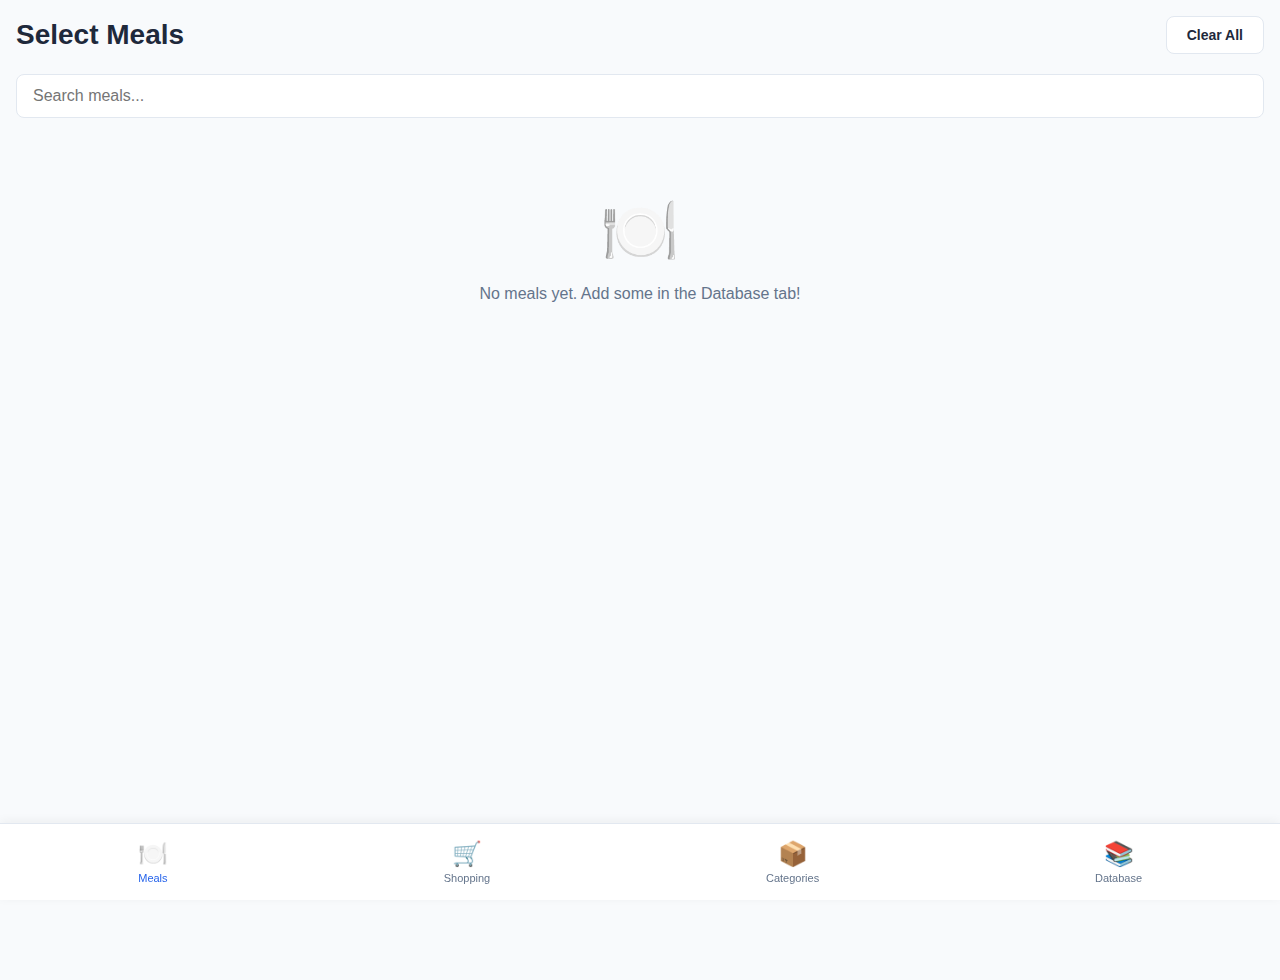
<file: MealPlanner/index.html>
<!DOCTYPE html>
<html lang="en">
<head>
    <meta charset="UTF-8">
    <meta name="viewport" content="width=device-width, initial-scale=1.0, maximum-scale=1.0, user-scalable=no">
    <meta name="apple-mobile-web-app-capable" content="yes">
    <meta name="apple-mobile-web-app-status-bar-style" content="black-translucent">
    <meta name="theme-color" content="#2563eb">
    <title>Meal Planner</title>
    <link rel="manifest" href="manifest.json">
    <link rel="apple-touch-icon" href="icon-192.png">
    <link rel="stylesheet" href="styles.css">
</head>
<body>
    <div class="app-container">
        <!-- Navigation -->
        <nav class="bottom-nav">
            <button class="nav-btn active" data-view="meals">
                <span class="nav-icon">🍽️</span>
                <span class="nav-label">Meals</span>
            </button>
            <button class="nav-btn" data-view="shopping">
                <span class="nav-icon">🛒</span>
                <span class="nav-label">Shopping</span>
            </button>
            <button class="nav-btn" data-view="categories">
                <span class="nav-icon">📦</span>
                <span class="nav-label">Categories</span>
            </button>
            <button class="nav-btn" data-view="database">
                <span class="nav-icon">📚</span>
                <span class="nav-label">Database</span>
            </button>
        </nav>

        <!-- Meal Selector View -->
        <div class="view active" id="meals-view">
            <div class="view-header">
                <h1>Select Meals</h1>
                <button class="btn-secondary" id="clear-meals-btn">Clear All</button>
            </div>
            <div class="search-box">
                <input type="text" id="meal-search" placeholder="Search meals...">
            </div>
            <div id="meals-list" class="meals-list"></div>
        </div>

        <!-- Shopping List View -->
        <div class="view" id="shopping-view">
            <div class="view-header">
                <h1>Shopping List</h1>
                <div class="header-actions">
                    <button class="btn-secondary" id="clear-checked-btn">Clear Checked</button>
                    <button class="btn-secondary" id="clear-list-btn">Clear All</button>
                </div>
            </div>
            
            <div class="add-manual-item">
                <input type="text" id="manual-item-input" placeholder="Add item manually...">
                <select id="manual-item-category">
                    <option value="Fruit/Veg">Fruit/Veg</option>
                    <option value="Meat/Chilled">Meat/Chilled</option>
                    <option value="Pet Things">Pet Things</option>
                    <option value="Chips">Chips</option>
                    <option value="Coffee/Drinks/Tea">Coffee/Drinks/Tea</option>
                    <option value="Breakfast/Condiments">Breakfast/Condiments</option>
                    <option value="Baking/Choc Sauce/Dried Fruits">Baking/Choc/Dried Fruits</option>
                    <option value="Bars/Chips/Pretzels/Popcorn">Bars/Snacks</option>
                    <option value="Canned/Seasoning/Sauces">Canned/Seasoning/Sauces</option>
                    <option value="Pasta/Noodles/Stock/Sauces/Tacos/Rice">Pasta/Rice/Noodles</option>
                    <option value="Paper Towels/Nappy Things/TP">Paper/Nappy/TP</option>
                    <option value="Biscuits/Crackers">Biscuits/Crackers</option>
                    <option value="Cleaning/Washing products">Cleaning Products</option>
                    <option value="Frozen">Frozen</option>
                    <option value="Bread/Buns">Bread/Buns</option>
                    <option value="Womens Products/Shampoo/Soap/Oral">Personal Care</option>
                    <option value="Misc">Misc</option>
                </select>
                <button class="btn-primary" id="add-manual-btn">Add</button>
            </div>

            <div id="shopping-list" class="shopping-list"></div>
        </div>

        <!-- Categories View -->
        <div class="view" id="categories-view">
            <div class="view-header">
                <h1>Quick Add Categories</h1>
                <button class="btn-secondary" id="manage-categories-btn">Manage</button>
            </div>
            <div id="categories-list" class="categories-list"></div>
        </div>

        <!-- Database View -->
        <div class="view" id="database-view">
            <div class="view-header">
                <h1>Meal Database</h1>
                <div class="header-actions">
                    <button class="btn-secondary" id="export-data-btn">Export</button>
                    <button class="btn-primary" id="add-meal-btn">+ Add Meal</button>
                </div>
            </div>
            <div id="database-list" class="database-list"></div>
        </div>
    </div>

    <!-- Modal for adding/editing meals -->
    <div class="modal" id="meal-modal">
        <div class="modal-content">
            <div class="modal-header">
                <h2 id="modal-title">Add Meal</h2>
                <button class="close-btn" id="close-modal">&times;</button>
            </div>
            <div class="modal-body">
                <label>Meal Name</label>
                <input type="text" id="meal-name-input" placeholder="e.g., Spaghetti Bolognese">
                
                <label>Ingredients (one per line)</label>
                <textarea id="meal-ingredients-input" rows="10" placeholder="e.g.,&#10;500g beef mince&#10;1 onion&#10;2 cans tomatoes&#10;400g spaghetti"></textarea>
                
                <div class="modal-actions">
                    <button class="btn-secondary" id="cancel-meal-btn">Cancel</button>
                    <button class="btn-primary" id="save-meal-btn">Save</button>
                </div>
            </div>
        </div>
    </div>

    <!-- Modal for managing categories -->
    <div class="modal" id="category-modal">
        <div class="modal-content">
            <div class="modal-header">
                <h2 id="category-modal-title">Manage Category</h2>
                <button class="close-btn" id="close-category-modal">&times;</button>
            </div>
            <div class="modal-body">
                <label>Category Name</label>
                <input type="text" id="category-name-input" placeholder="e.g., Kids Food">
                
                <label>Items (one per line)</label>
                <textarea id="category-items-input" rows="10" placeholder="e.g.,&#10;Weetbix&#10;Up n Go 12pack&#10;Pouches (yogurt etc)"></textarea>
                
                <label>Aisle Category</label>
                <select id="category-aisle-select">
                    <option value="Fruit/Veg">Fruit/Veg</option>
                    <option value="Meat/Chilled">Meat/Chilled</option>
                    <option value="Pet Things">Pet Things</option>
                    <option value="Chips">Chips</option>
                    <option value="Coffee/Drinks/Tea">Coffee/Drinks/Tea</option>
                    <option value="Breakfast/Condiments">Breakfast/Condiments</option>
                    <option value="Baking/Choc Sauce/Dried Fruits">Baking/Choc/Dried Fruits</option>
                    <option value="Bars/Chips/Pretzels/Popcorn">Bars/Snacks</option>
                    <option value="Canned/Seasoning/Sauces">Canned/Seasoning/Sauces</option>
                    <option value="Pasta/Noodles/Stock/Sauces/Tacos/Rice">Pasta/Rice/Noodles</option>
                    <option value="Paper Towels/Nappy Things/TP">Paper/Nappy/TP</option>
                    <option value="Biscuits/Crackers">Biscuits/Crackers</option>
                    <option value="Cleaning/Washing products">Cleaning Products</option>
                    <option value="Frozen">Frozen</option>
                    <option value="Bread/Buns">Bread/Buns</option>
                    <option value="Womens Products/Shampoo/Soap/Oral">Personal Care</option>
                    <option value="Misc">Misc</option>
                </select>
                
                <div class="modal-actions">
                    <button class="btn-secondary" id="cancel-category-btn">Cancel</button>
                    <button class="btn-danger" id="delete-category-btn" style="display: none;">Delete</button>
                    <button class="btn-primary" id="save-category-btn">Save</button>
                </div>
            </div>
        </div>
    </div>

    <script src="app.js"></script>
</body>
</html>
</file>
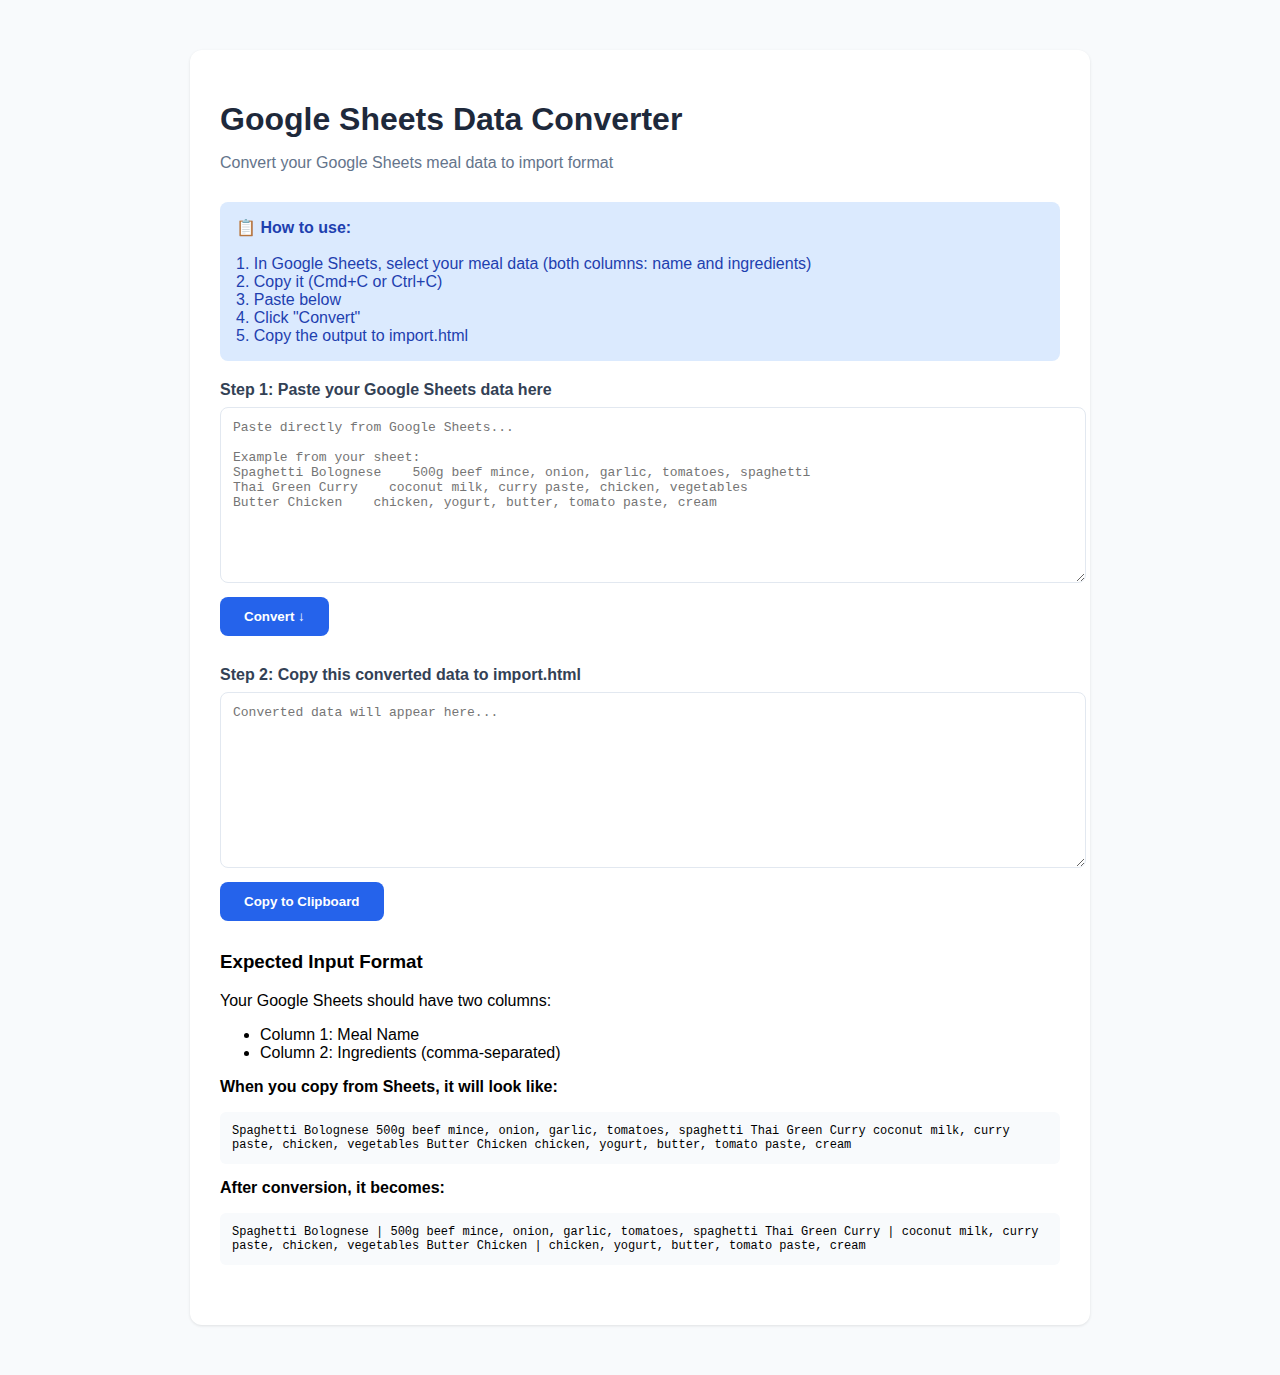
<file: convert.html>
<!DOCTYPE html>
<html lang="en">
<head>
    <meta charset="UTF-8">
    <meta name="viewport" content="width=device-width, initial-scale=1.0">
    <title>Google Sheets Converter</title>
    <style>
        body {
            font-family: -apple-system, BlinkMacSystemFont, 'Segoe UI', Roboto, sans-serif;
            max-width: 900px;
            margin: 30px auto;
            padding: 20px;
            background: #f8fafc;
        }
        .container {
            background: white;
            border-radius: 12px;
            padding: 30px;
            box-shadow: 0 1px 3px rgba(0,0,0,0.1);
        }
        h1 { color: #1e293b; margin-bottom: 10px; }
        .subtitle { color: #64748b; margin-bottom: 30px; }
        .section {
            margin-bottom: 30px;
        }
        label {
            display: block;
            font-weight: 600;
            margin-bottom: 8px;
            color: #334155;
        }
        textarea {
            width: 100%;
            min-height: 150px;
            padding: 12px;
            border: 1px solid #e2e8f0;
            border-radius: 8px;
            font-family: 'Monaco', 'Courier New', monospace;
            font-size: 13px;
            resize: vertical;
        }
        button {
            padding: 12px 24px;
            border: none;
            border-radius: 8px;
            font-weight: 600;
            cursor: pointer;
            transition: all 0.2s;
            background: #2563eb;
            color: white;
        }
        button:hover {
            background: #1d4ed8;
        }
        .info {
            background: #dbeafe;
            color: #1e40af;
            padding: 16px;
            border-radius: 8px;
            margin-bottom: 20px;
        }
        .success {
            background: #dcfce7;
            color: #166534;
            padding: 16px;
            border-radius: 8px;
            margin-top: 20px;
        }
        code {
            background: #f1f5f9;
            padding: 2px 6px;
            border-radius: 4px;
            font-family: 'Monaco', monospace;
        }
        .example {
            background: #f8fafc;
            padding: 12px;
            border-radius: 6px;
            font-family: 'Monaco', monospace;
            font-size: 12px;
            overflow-x: auto;
            margin-top: 10px;
        }
    </style>
</head>
<body>
    <div class="container">
        <h1>Google Sheets Data Converter</h1>
        <p class="subtitle">Convert your Google Sheets meal data to import format</p>

        <div class="info">
            <strong>📋 How to use:</strong><br><br>
            1. In Google Sheets, select your meal data (both columns: name and ingredients)<br>
            2. Copy it (Cmd+C or Ctrl+C)<br>
            3. Paste below<br>
            4. Click "Convert"<br>
            5. Copy the output to import.html
        </div>

        <div class="section">
            <label>Step 1: Paste your Google Sheets data here</label>
            <textarea id="input-data" placeholder="Paste directly from Google Sheets...

Example from your sheet:
Spaghetti Bolognese    500g beef mince, onion, garlic, tomatoes, spaghetti
Thai Green Curry    coconut milk, curry paste, chicken, vegetables
Butter Chicken    chicken, yogurt, butter, tomato paste, cream"></textarea>
            
            <button onclick="convert()" style="margin-top: 10px;">Convert ↓</button>
        </div>

        <div class="section">
            <label>Step 2: Copy this converted data to import.html</label>
            <textarea id="output-data" readonly placeholder="Converted data will appear here..."></textarea>
            
            <button onclick="copyOutput()" style="margin-top: 10px;">Copy to Clipboard</button>
        </div>

        <div id="success-message"></div>

        <div class="section">
            <h3>Expected Input Format</h3>
            <p>Your Google Sheets should have two columns:</p>
            <ul>
                <li>Column 1: Meal Name</li>
                <li>Column 2: Ingredients (comma-separated)</li>
            </ul>
            
            <p><strong>When you copy from Sheets, it will look like:</strong></p>
            <div class="example">Spaghetti Bolognese    500g beef mince, onion, garlic, tomatoes, spaghetti
Thai Green Curry    coconut milk, curry paste, chicken, vegetables
Butter Chicken    chicken, yogurt, butter, tomato paste, cream</div>

            <p style="margin-top: 15px;"><strong>After conversion, it becomes:</strong></p>
            <div class="example">Spaghetti Bolognese | 500g beef mince, onion, garlic, tomatoes, spaghetti
Thai Green Curry | coconut milk, curry paste, chicken, vegetables
Butter Chicken | chicken, yogurt, butter, tomato paste, cream</div>
        </div>
    </div>

    <script>
        function convert() {
            const input = document.getElementById('input-data').value;
            const successDiv = document.getElementById('success-message');
            
            if (!input.trim()) {
                successDiv.innerHTML = '<div style="color: #dc2626; padding: 12px; background: #fee; border-radius: 8px;">Please paste some data first!</div>';
                return;
            }

            try {
                const lines = input.split('\n').filter(line => line.trim());
                const converted = [];

                lines.forEach(line => {
                    // Replace tab with |, or multiple spaces with |
                    let convertedLine = line.replace(/\t+/g, ' | ').replace(/\s{2,}/g, ' | ');
                    
                    // Clean up any extra spaces around the separator
                    convertedLine = convertedLine.replace(/\s*\|\s*/g, ' | ');
                    
                    converted.push(convertedLine);
                });

                const output = converted.join('\n');
                document.getElementById('output-data').value = output;

                successDiv.innerHTML = `
                    <div class="success">
                        ✅ Converted ${converted.length} meals!<br>
                        Now copy the output and paste it into <strong>import.html</strong>
                    </div>
                `;

            } catch (error) {
                successDiv.innerHTML = `<div style="color: #dc2626; padding: 12px; background: #fee; border-radius: 8px;">Error: ${error.message}</div>`;
            }
        }

        function copyOutput() {
            const output = document.getElementById('output-data');
            const successDiv = document.getElementById('success-message');
            
            if (!output.value) {
                successDiv.innerHTML = '<div style="color: #dc2626; padding: 12px; background: #fee; border-radius: 8px;">Nothing to copy! Convert first.</div>';
                return;
            }

            output.select();
            document.execCommand('copy');
            
            successDiv.innerHTML = `
                <div class="success">
                    ✅ Copied to clipboard!<br>
                    Now open <strong>import.html</strong> and paste it there.
                </div>
            `;
        }
    </script>
</body>
</html>
</file>
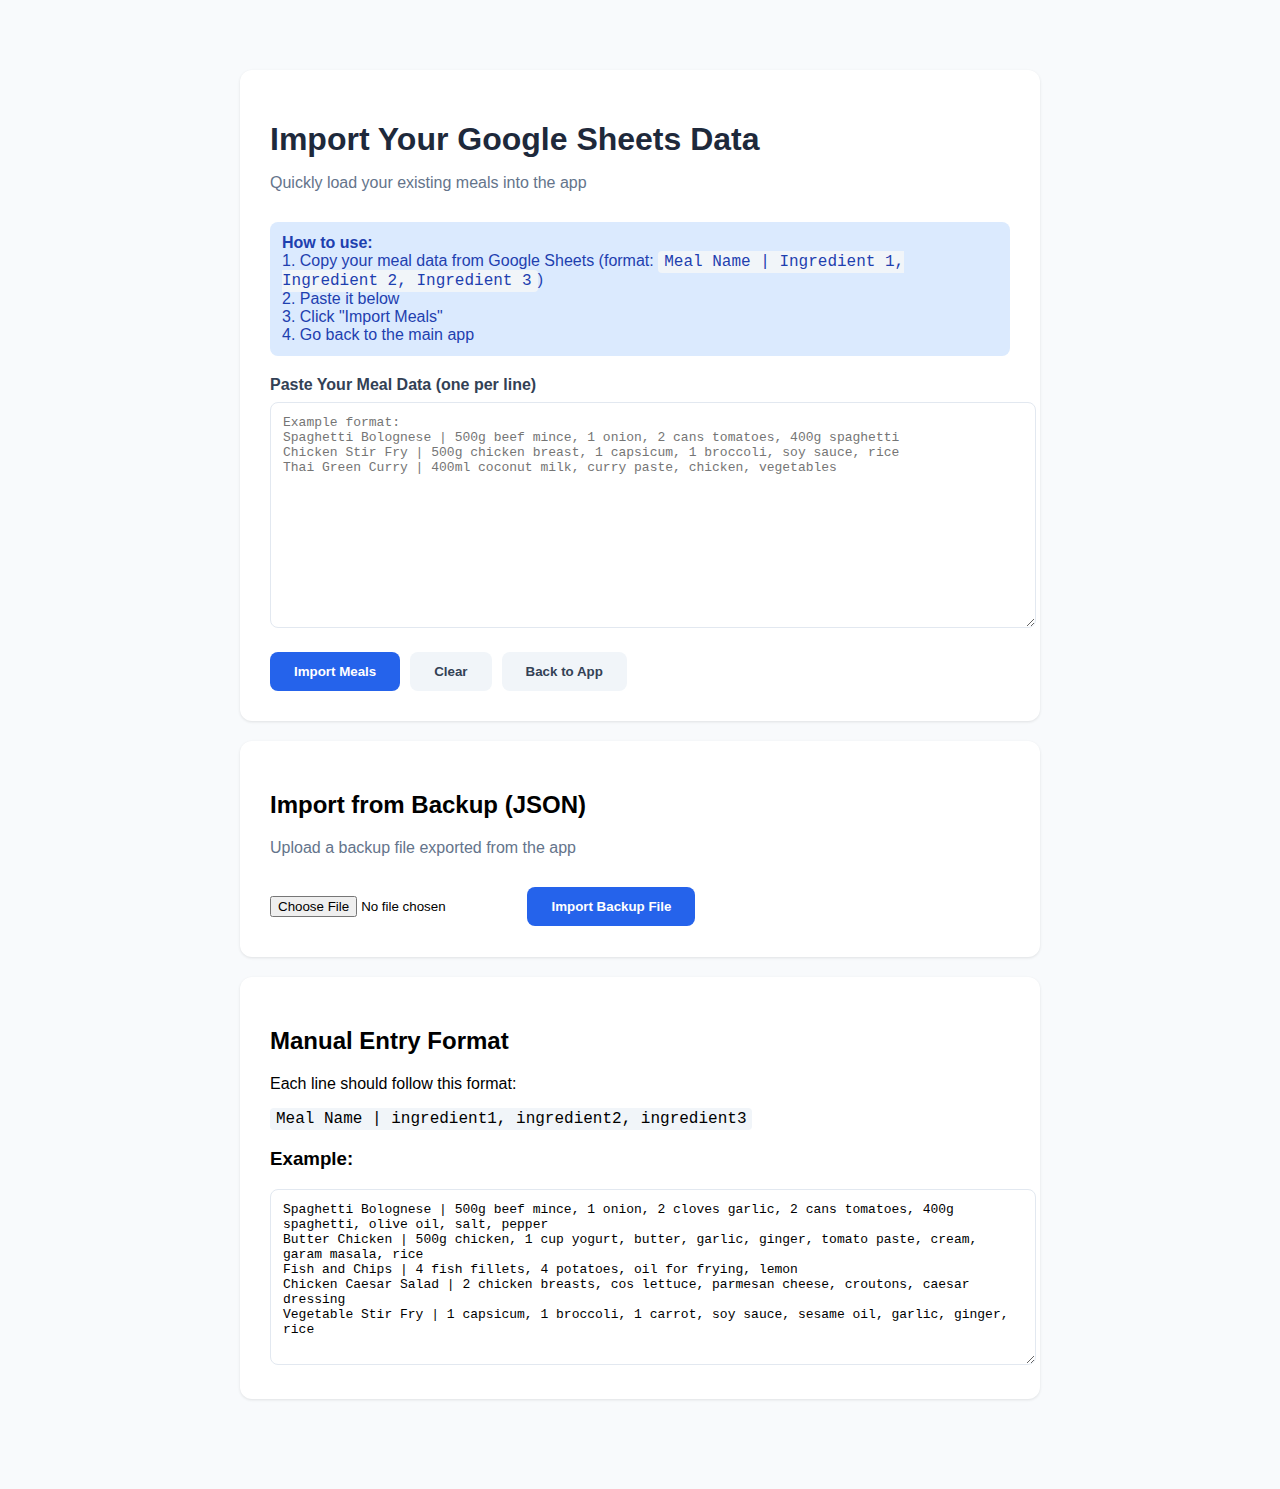
<file: import.html>
<!DOCTYPE html>
<html lang="en">
<head>
    <meta charset="UTF-8">
    <meta name="viewport" content="width=device-width, initial-scale=1.0">
    <title>Import Data - Meal Planner</title>
    <style>
        body {
            font-family: -apple-system, BlinkMacSystemFont, 'Segoe UI', Roboto, sans-serif;
            max-width: 800px;
            margin: 50px auto;
            padding: 20px;
            background: #f8fafc;
        }
        .card {
            background: white;
            border-radius: 12px;
            padding: 30px;
            box-shadow: 0 1px 3px rgba(0,0,0,0.1);
            margin-bottom: 20px;
        }
        h1 {
            color: #1e293b;
            margin-bottom: 10px;
        }
        .subtitle {
            color: #64748b;
            margin-bottom: 30px;
        }
        label {
            display: block;
            font-weight: 600;
            margin-bottom: 8px;
            color: #334155;
        }
        textarea {
            width: 100%;
            min-height: 200px;
            padding: 12px;
            border: 1px solid #e2e8f0;
            border-radius: 8px;
            font-family: 'Monaco', 'Courier New', monospace;
            font-size: 13px;
            resize: vertical;
        }
        .button-group {
            display: flex;
            gap: 10px;
            margin-top: 20px;
        }
        button {
            padding: 12px 24px;
            border: none;
            border-radius: 8px;
            font-weight: 600;
            cursor: pointer;
            transition: all 0.2s;
        }
        .btn-primary {
            background: #2563eb;
            color: white;
        }
        .btn-primary:hover {
            background: #1d4ed8;
        }
        .btn-secondary {
            background: #f1f5f9;
            color: #334155;
        }
        .btn-secondary:hover {
            background: #e2e8f0;
        }
        .success {
            background: #dcfce7;
            color: #166534;
            padding: 12px;
            border-radius: 8px;
            margin-top: 20px;
        }
        .info {
            background: #dbeafe;
            color: #1e40af;
            padding: 12px;
            border-radius: 8px;
            margin-bottom: 20px;
        }
        code {
            background: #f1f5f9;
            padding: 2px 6px;
            border-radius: 4px;
            font-family: 'Monaco', monospace;
        }
    </style>
</head>
<body>
    <div class="card">
        <h1>Import Your Google Sheets Data</h1>
        <p class="subtitle">Quickly load your existing meals into the app</p>

        <div class="info">
            <strong>How to use:</strong><br>
            1. Copy your meal data from Google Sheets (format: <code>Meal Name | Ingredient 1, Ingredient 2, Ingredient 3</code>)<br>
            2. Paste it below<br>
            3. Click "Import Meals"<br>
            4. Go back to the main app
        </div>

        <label>Paste Your Meal Data (one per line)</label>
        <textarea id="import-data" placeholder="Example format:
Spaghetti Bolognese | 500g beef mince, 1 onion, 2 cans tomatoes, 400g spaghetti
Chicken Stir Fry | 500g chicken breast, 1 capsicum, 1 broccoli, soy sauce, rice
Thai Green Curry | 400ml coconut milk, curry paste, chicken, vegetables"></textarea>

        <div class="button-group">
            <button class="btn-primary" onclick="importMeals()">Import Meals</button>
            <button class="btn-secondary" onclick="clearImport()">Clear</button>
            <button class="btn-secondary" onclick="window.location.href='index.html'">Back to App</button>
        </div>
    </div>

    <div class="card">
        <h2>Import from Backup (JSON)</h2>
        <p class="subtitle">Upload a backup file exported from the app</p>
        
        <input type="file" id="json-file" accept=".json" style="margin-bottom: 10px;">
        <button class="btn-primary" onclick="importJSON()">Import Backup File</button>

        <div id="result"></div>
    </div>

    <div class="card">
        <h2>Manual Entry Format</h2>
        <p>Each line should follow this format:</p>
        <code>Meal Name | ingredient1, ingredient2, ingredient3</code>
        
        <h3 style="margin-top: 20px;">Example:</h3>
        <textarea readonly style="min-height: 150px;">Spaghetti Bolognese | 500g beef mince, 1 onion, 2 cloves garlic, 2 cans tomatoes, 400g spaghetti, olive oil, salt, pepper
Butter Chicken | 500g chicken, 1 cup yogurt, butter, garlic, ginger, tomato paste, cream, garam masala, rice
Fish and Chips | 4 fish fillets, 4 potatoes, oil for frying, lemon
Chicken Caesar Salad | 2 chicken breasts, cos lettuce, parmesan cheese, croutons, caesar dressing
Vegetable Stir Fry | 1 capsicum, 1 broccoli, 1 carrot, soy sauce, sesame oil, garlic, ginger, rice</textarea>
    </div>

    <script>
        function importMeals() {
            const data = document.getElementById('import-data').value;
            const resultDiv = document.getElementById('result');
            
            if (!data.trim()) {
                resultDiv.innerHTML = '<div style="color: #dc2626; padding: 12px;">Please paste some data first!</div>';
                return;
            }

            try {
                const lines = data.split('\n').filter(line => line.trim());
                const meals = [];

                lines.forEach(line => {
                    // Support both | and tab as separators
                    const parts = line.includes('|') ? line.split('|') : line.split('\t');
                    
                    if (parts.length >= 2) {
                        const name = parts[0].trim();
                        const ingredientsText = parts[1].trim();
                        const ingredients = ingredientsText
                            .split(',')
                            .map(i => i.trim())
                            .filter(i => i);

                        if (name && ingredients.length > 0) {
                            meals.push({
                                id: Date.now().toString() + Math.random().toString(36).substr(2, 9),
                                name,
                                ingredients
                            });
                        }
                    }
                });

                if (meals.length === 0) {
                    resultDiv.innerHTML = '<div style="color: #dc2626; padding: 12px;">No valid meals found. Check the format!</div>';
                    return;
                }

                // Load existing meals
                const existingMeals = JSON.parse(localStorage.getItem('meals') || '[]');
                
                // Merge (avoiding duplicates by name)
                const existingNames = new Set(existingMeals.map(m => m.name.toLowerCase()));
                const newMeals = meals.filter(m => !existingNames.has(m.name.toLowerCase()));
                
                const allMeals = [...existingMeals, ...newMeals];
                
                // Save to localStorage
                localStorage.setItem('meals', JSON.stringify(allMeals));

                resultDiv.innerHTML = `
                    <div class="success">
                        <strong>✅ Success!</strong><br>
                        Imported ${newMeals.length} new meals<br>
                        ${meals.length - newMeals.length > 0 ? `Skipped ${meals.length - newMeals.length} duplicate meals<br>` : ''}
                        Total meals in database: ${allMeals.length}<br><br>
                        <button class="btn-primary" onclick="window.location.href='index.html'">Go to App →</button>
                    </div>
                `;

                document.getElementById('import-data').value = '';

            } catch (error) {
                resultDiv.innerHTML = `<div style="color: #dc2626; padding: 12px;">Error: ${error.message}</div>`;
            }
        }

        function clearImport() {
            document.getElementById('import-data').value = '';
            document.getElementById('result').innerHTML = '';
        }

        function importJSON() {
            const fileInput = document.getElementById('json-file');
            const resultDiv = document.getElementById('result');
            
            if (!fileInput.files || !fileInput.files[0]) {
                resultDiv.innerHTML = '<div style="color: #dc2626; padding: 12px;">Please select a JSON file first!</div>';
                return;
            }

            const file = fileInput.files[0];
            const reader = new FileReader();

            reader.onload = function(e) {
                try {
                    const data = JSON.parse(e.target.result);
                    
                    if (data.meals && Array.isArray(data.meals)) {
                        // Import meals
                        localStorage.setItem('meals', JSON.stringify(data.meals));
                        
                        // Import categories if present
                        if (data.categories && Array.isArray(data.categories)) {
                            localStorage.setItem('categories', JSON.stringify(data.categories));
                        }
                        
                        resultDiv.innerHTML = `
                            <div class="success">
                                <strong>✅ Backup Restored!</strong><br>
                                Imported ${data.meals.length} meals<br>
                                ${data.categories ? `Imported ${data.categories.length} categories<br>` : ''}
                                <button class="btn-primary" onclick="window.location.href='index.html'">Go to App →</button>
                            </div>
                        `;
                    } else {
                        resultDiv.innerHTML = '<div style="color: #dc2626; padding: 12px;">Invalid backup file format!</div>';
                    }
                } catch (error) {
                    resultDiv.innerHTML = `<div style="color: #dc2626; padding: 12px;">Error reading file: ${error.message}</div>`;
                }
            };

            reader.readAsText(file);
        }

        // Check if there's existing data
        window.addEventListener('DOMContentLoaded', () => {
            const meals = JSON.parse(localStorage.getItem('meals') || '[]');
            if (meals.length > 0) {
                document.getElementById('result').innerHTML = `
                    <div class="info" style="margin-top: 20px;">
                        You currently have ${meals.length} meals in your database.
                    </div>
                `;
            }
        });
    </script>
</body>
</html>
</file>
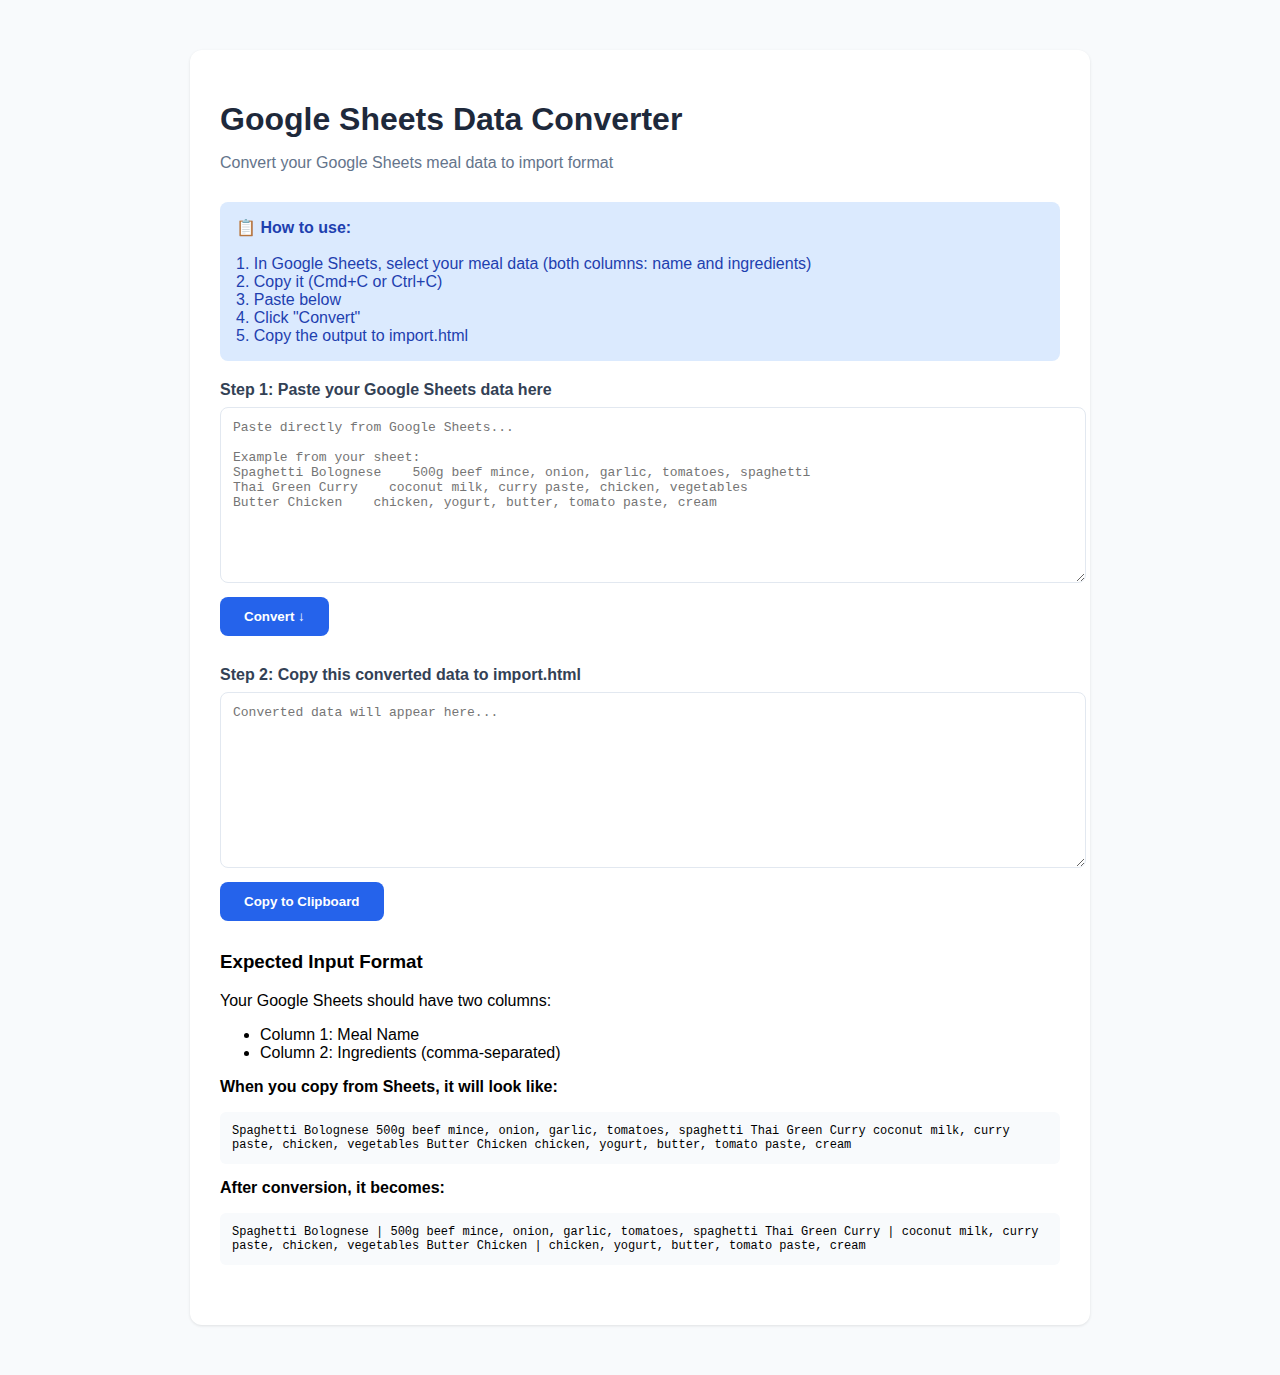
<file: MealPlanner/convert.html>
<!DOCTYPE html>
<html lang="en">
<head>
    <meta charset="UTF-8">
    <meta name="viewport" content="width=device-width, initial-scale=1.0">
    <title>Google Sheets Converter</title>
    <style>
        body {
            font-family: -apple-system, BlinkMacSystemFont, 'Segoe UI', Roboto, sans-serif;
            max-width: 900px;
            margin: 30px auto;
            padding: 20px;
            background: #f8fafc;
        }
        .container {
            background: white;
            border-radius: 12px;
            padding: 30px;
            box-shadow: 0 1px 3px rgba(0,0,0,0.1);
        }
        h1 { color: #1e293b; margin-bottom: 10px; }
        .subtitle { color: #64748b; margin-bottom: 30px; }
        .section {
            margin-bottom: 30px;
        }
        label {
            display: block;
            font-weight: 600;
            margin-bottom: 8px;
            color: #334155;
        }
        textarea {
            width: 100%;
            min-height: 150px;
            padding: 12px;
            border: 1px solid #e2e8f0;
            border-radius: 8px;
            font-family: 'Monaco', 'Courier New', monospace;
            font-size: 13px;
            resize: vertical;
        }
        button {
            padding: 12px 24px;
            border: none;
            border-radius: 8px;
            font-weight: 600;
            cursor: pointer;
            transition: all 0.2s;
            background: #2563eb;
            color: white;
        }
        button:hover {
            background: #1d4ed8;
        }
        .info {
            background: #dbeafe;
            color: #1e40af;
            padding: 16px;
            border-radius: 8px;
            margin-bottom: 20px;
        }
        .success {
            background: #dcfce7;
            color: #166534;
            padding: 16px;
            border-radius: 8px;
            margin-top: 20px;
        }
        code {
            background: #f1f5f9;
            padding: 2px 6px;
            border-radius: 4px;
            font-family: 'Monaco', monospace;
        }
        .example {
            background: #f8fafc;
            padding: 12px;
            border-radius: 6px;
            font-family: 'Monaco', monospace;
            font-size: 12px;
            overflow-x: auto;
            margin-top: 10px;
        }
    </style>
</head>
<body>
    <div class="container">
        <h1>Google Sheets Data Converter</h1>
        <p class="subtitle">Convert your Google Sheets meal data to import format</p>

        <div class="info">
            <strong>📋 How to use:</strong><br><br>
            1. In Google Sheets, select your meal data (both columns: name and ingredients)<br>
            2. Copy it (Cmd+C or Ctrl+C)<br>
            3. Paste below<br>
            4. Click "Convert"<br>
            5. Copy the output to import.html
        </div>

        <div class="section">
            <label>Step 1: Paste your Google Sheets data here</label>
            <textarea id="input-data" placeholder="Paste directly from Google Sheets...

Example from your sheet:
Spaghetti Bolognese    500g beef mince, onion, garlic, tomatoes, spaghetti
Thai Green Curry    coconut milk, curry paste, chicken, vegetables
Butter Chicken    chicken, yogurt, butter, tomato paste, cream"></textarea>
            
            <button onclick="convert()" style="margin-top: 10px;">Convert ↓</button>
        </div>

        <div class="section">
            <label>Step 2: Copy this converted data to import.html</label>
            <textarea id="output-data" readonly placeholder="Converted data will appear here..."></textarea>
            
            <button onclick="copyOutput()" style="margin-top: 10px;">Copy to Clipboard</button>
        </div>

        <div id="success-message"></div>

        <div class="section">
            <h3>Expected Input Format</h3>
            <p>Your Google Sheets should have two columns:</p>
            <ul>
                <li>Column 1: Meal Name</li>
                <li>Column 2: Ingredients (comma-separated)</li>
            </ul>
            
            <p><strong>When you copy from Sheets, it will look like:</strong></p>
            <div class="example">Spaghetti Bolognese    500g beef mince, onion, garlic, tomatoes, spaghetti
Thai Green Curry    coconut milk, curry paste, chicken, vegetables
Butter Chicken    chicken, yogurt, butter, tomato paste, cream</div>

            <p style="margin-top: 15px;"><strong>After conversion, it becomes:</strong></p>
            <div class="example">Spaghetti Bolognese | 500g beef mince, onion, garlic, tomatoes, spaghetti
Thai Green Curry | coconut milk, curry paste, chicken, vegetables
Butter Chicken | chicken, yogurt, butter, tomato paste, cream</div>
        </div>
    </div>

    <script>
        function convert() {
            const input = document.getElementById('input-data').value;
            const successDiv = document.getElementById('success-message');
            
            if (!input.trim()) {
                successDiv.innerHTML = '<div style="color: #dc2626; padding: 12px; background: #fee; border-radius: 8px;">Please paste some data first!</div>';
                return;
            }

            try {
                const lines = input.split('\n').filter(line => line.trim());
                const converted = [];

                lines.forEach(line => {
                    // Replace tab with |, or multiple spaces with |
                    let convertedLine = line.replace(/\t+/g, ' | ').replace(/\s{2,}/g, ' | ');
                    
                    // Clean up any extra spaces around the separator
                    convertedLine = convertedLine.replace(/\s*\|\s*/g, ' | ');
                    
                    converted.push(convertedLine);
                });

                const output = converted.join('\n');
                document.getElementById('output-data').value = output;

                successDiv.innerHTML = `
                    <div class="success">
                        ✅ Converted ${converted.length} meals!<br>
                        Now copy the output and paste it into <strong>import.html</strong>
                    </div>
                `;

            } catch (error) {
                successDiv.innerHTML = `<div style="color: #dc2626; padding: 12px; background: #fee; border-radius: 8px;">Error: ${error.message}</div>`;
            }
        }

        function copyOutput() {
            const output = document.getElementById('output-data');
            const successDiv = document.getElementById('success-message');
            
            if (!output.value) {
                successDiv.innerHTML = '<div style="color: #dc2626; padding: 12px; background: #fee; border-radius: 8px;">Nothing to copy! Convert first.</div>';
                return;
            }

            output.select();
            document.execCommand('copy');
            
            successDiv.innerHTML = `
                <div class="success">
                    ✅ Copied to clipboard!<br>
                    Now open <strong>import.html</strong> and paste it there.
                </div>
            `;
        }
    </script>
</body>
</html>
</file>
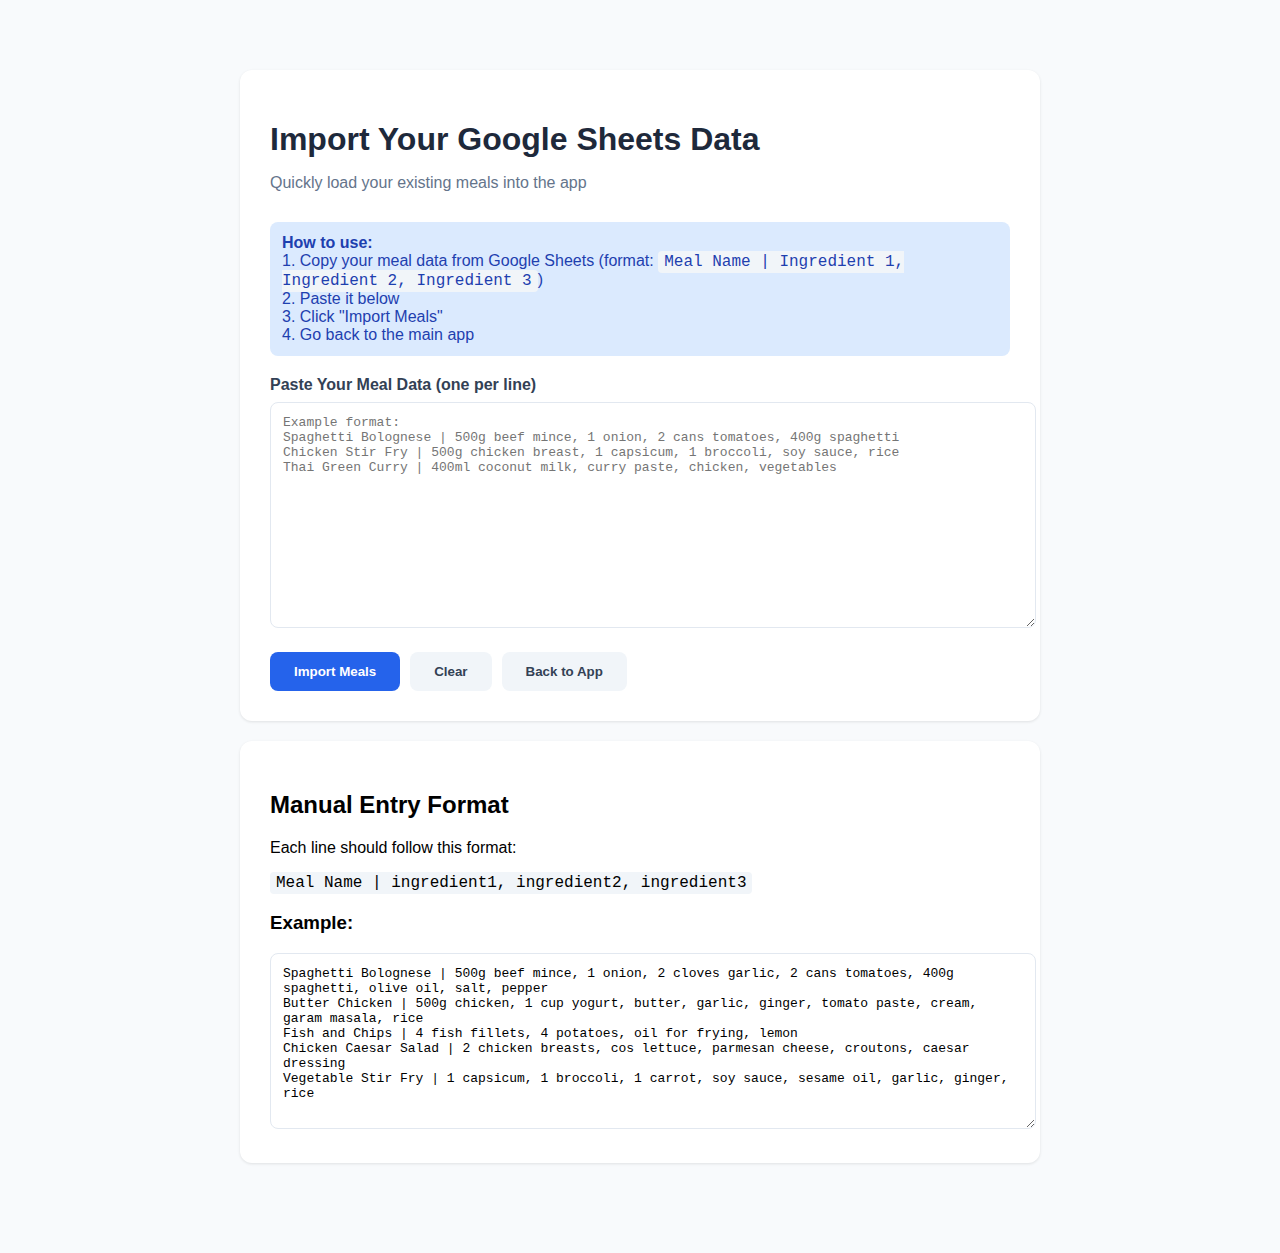
<file: MealPlanner/import.html>
<!DOCTYPE html>
<html lang="en">
<head>
    <meta charset="UTF-8">
    <meta name="viewport" content="width=device-width, initial-scale=1.0">
    <title>Import Data - Meal Planner</title>
    <style>
        body {
            font-family: -apple-system, BlinkMacSystemFont, 'Segoe UI', Roboto, sans-serif;
            max-width: 800px;
            margin: 50px auto;
            padding: 20px;
            background: #f8fafc;
        }
        .card {
            background: white;
            border-radius: 12px;
            padding: 30px;
            box-shadow: 0 1px 3px rgba(0,0,0,0.1);
            margin-bottom: 20px;
        }
        h1 {
            color: #1e293b;
            margin-bottom: 10px;
        }
        .subtitle {
            color: #64748b;
            margin-bottom: 30px;
        }
        label {
            display: block;
            font-weight: 600;
            margin-bottom: 8px;
            color: #334155;
        }
        textarea {
            width: 100%;
            min-height: 200px;
            padding: 12px;
            border: 1px solid #e2e8f0;
            border-radius: 8px;
            font-family: 'Monaco', 'Courier New', monospace;
            font-size: 13px;
            resize: vertical;
        }
        .button-group {
            display: flex;
            gap: 10px;
            margin-top: 20px;
        }
        button {
            padding: 12px 24px;
            border: none;
            border-radius: 8px;
            font-weight: 600;
            cursor: pointer;
            transition: all 0.2s;
        }
        .btn-primary {
            background: #2563eb;
            color: white;
        }
        .btn-primary:hover {
            background: #1d4ed8;
        }
        .btn-secondary {
            background: #f1f5f9;
            color: #334155;
        }
        .btn-secondary:hover {
            background: #e2e8f0;
        }
        .success {
            background: #dcfce7;
            color: #166534;
            padding: 12px;
            border-radius: 8px;
            margin-top: 20px;
        }
        .info {
            background: #dbeafe;
            color: #1e40af;
            padding: 12px;
            border-radius: 8px;
            margin-bottom: 20px;
        }
        code {
            background: #f1f5f9;
            padding: 2px 6px;
            border-radius: 4px;
            font-family: 'Monaco', monospace;
        }
    </style>
</head>
<body>
    <div class="card">
        <h1>Import Your Google Sheets Data</h1>
        <p class="subtitle">Quickly load your existing meals into the app</p>

        <div class="info">
            <strong>How to use:</strong><br>
            1. Copy your meal data from Google Sheets (format: <code>Meal Name | Ingredient 1, Ingredient 2, Ingredient 3</code>)<br>
            2. Paste it below<br>
            3. Click "Import Meals"<br>
            4. Go back to the main app
        </div>

        <label>Paste Your Meal Data (one per line)</label>
        <textarea id="import-data" placeholder="Example format:
Spaghetti Bolognese | 500g beef mince, 1 onion, 2 cans tomatoes, 400g spaghetti
Chicken Stir Fry | 500g chicken breast, 1 capsicum, 1 broccoli, soy sauce, rice
Thai Green Curry | 400ml coconut milk, curry paste, chicken, vegetables"></textarea>

        <div class="button-group">
            <button class="btn-primary" onclick="importMeals()">Import Meals</button>
            <button class="btn-secondary" onclick="clearImport()">Clear</button>
            <button class="btn-secondary" onclick="window.location.href='index.html'">Back to App</button>
        </div>

        <div id="result"></div>
    </div>

    <div class="card">
        <h2>Manual Entry Format</h2>
        <p>Each line should follow this format:</p>
        <code>Meal Name | ingredient1, ingredient2, ingredient3</code>
        
        <h3 style="margin-top: 20px;">Example:</h3>
        <textarea readonly style="min-height: 150px;">Spaghetti Bolognese | 500g beef mince, 1 onion, 2 cloves garlic, 2 cans tomatoes, 400g spaghetti, olive oil, salt, pepper
Butter Chicken | 500g chicken, 1 cup yogurt, butter, garlic, ginger, tomato paste, cream, garam masala, rice
Fish and Chips | 4 fish fillets, 4 potatoes, oil for frying, lemon
Chicken Caesar Salad | 2 chicken breasts, cos lettuce, parmesan cheese, croutons, caesar dressing
Vegetable Stir Fry | 1 capsicum, 1 broccoli, 1 carrot, soy sauce, sesame oil, garlic, ginger, rice</textarea>
    </div>

    <script>
        function importMeals() {
            const data = document.getElementById('import-data').value;
            const resultDiv = document.getElementById('result');
            
            if (!data.trim()) {
                resultDiv.innerHTML = '<div style="color: #dc2626; padding: 12px;">Please paste some data first!</div>';
                return;
            }

            try {
                const lines = data.split('\n').filter(line => line.trim());
                const meals = [];

                lines.forEach(line => {
                    // Support both | and tab as separators
                    const parts = line.includes('|') ? line.split('|') : line.split('\t');
                    
                    if (parts.length >= 2) {
                        const name = parts[0].trim();
                        const ingredientsText = parts[1].trim();
                        const ingredients = ingredientsText
                            .split(',')
                            .map(i => i.trim())
                            .filter(i => i);

                        if (name && ingredients.length > 0) {
                            meals.push({
                                id: Date.now().toString() + Math.random().toString(36).substr(2, 9),
                                name,
                                ingredients
                            });
                        }
                    }
                });

                if (meals.length === 0) {
                    resultDiv.innerHTML = '<div style="color: #dc2626; padding: 12px;">No valid meals found. Check the format!</div>';
                    return;
                }

                // Load existing meals
                const existingMeals = JSON.parse(localStorage.getItem('meals') || '[]');
                
                // Merge (avoiding duplicates by name)
                const existingNames = new Set(existingMeals.map(m => m.name.toLowerCase()));
                const newMeals = meals.filter(m => !existingNames.has(m.name.toLowerCase()));
                
                const allMeals = [...existingMeals, ...newMeals];
                
                // Save to localStorage
                localStorage.setItem('meals', JSON.stringify(allMeals));

                resultDiv.innerHTML = `
                    <div class="success">
                        <strong>✅ Success!</strong><br>
                        Imported ${newMeals.length} new meals<br>
                        ${meals.length - newMeals.length > 0 ? `Skipped ${meals.length - newMeals.length} duplicate meals<br>` : ''}
                        Total meals in database: ${allMeals.length}<br><br>
                        <button class="btn-primary" onclick="window.location.href='index.html'">Go to App →</button>
                    </div>
                `;

                document.getElementById('import-data').value = '';

            } catch (error) {
                resultDiv.innerHTML = `<div style="color: #dc2626; padding: 12px;">Error: ${error.message}</div>`;
            }
        }

        function clearImport() {
            document.getElementById('import-data').value = '';
            document.getElementById('result').innerHTML = '';
        }

        // Check if there's existing data
        window.addEventListener('DOMContentLoaded', () => {
            const meals = JSON.parse(localStorage.getItem('meals') || '[]');
            if (meals.length > 0) {
                document.getElementById('result').innerHTML = `
                    <div class="info" style="margin-top: 20px;">
                        You currently have ${meals.length} meals in your database.
                    </div>
                `;
            }
        });
    </script>
</body>
</html>
</file>
<file: MealPlanner/styles.css>
* {
    margin: 0;
    padding: 0;
    box-sizing: border-box;
}

:root {
    --primary-color: #2563eb;
    --primary-hover: #1d4ed8;
    --secondary-color: #64748b;
    --danger-color: #dc2626;
    --success-color: #16a34a;
    --background: #f8fafc;
    --surface: #ffffff;
    --text-primary: #1e293b;
    --text-secondary: #64748b;
    --border: #e2e8f0;
    --shadow: 0 1px 3px rgba(0, 0, 0, 0.1);
}

body {
    font-family: -apple-system, BlinkMacSystemFont, 'Segoe UI', Roboto, Oxygen, Ubuntu, Cantarell, sans-serif;
    background: var(--background);
    color: var(--text-primary);
    padding-bottom: 80px;
    -webkit-font-smoothing: antialiased;
}

.app-container {
    max-width: 100%;
    min-height: 100vh;
}

/* Navigation */
.bottom-nav {
    position: fixed;
    bottom: 0;
    left: 0;
    right: 0;
    background: var(--surface);
    display: flex;
    justify-content: space-around;
    padding: 8px 0 calc(8px + env(safe-area-inset-bottom));
    border-top: 1px solid var(--border);
    box-shadow: 0 -2px 10px rgba(0, 0, 0, 0.05);
    z-index: 100;
}

.nav-btn {
    display: flex;
    flex-direction: column;
    align-items: center;
    gap: 4px;
    background: none;
    border: none;
    color: var(--text-secondary);
    cursor: pointer;
    padding: 8px 16px;
    transition: all 0.2s;
}

.nav-btn.active {
    color: var(--primary-color);
}

.nav-icon {
    font-size: 24px;
}

.nav-label {
    font-size: 11px;
    font-weight: 500;
}

/* Views */
.view {
    display: none;
    padding: 16px;
    padding-top: calc(16px + env(safe-area-inset-top));
}

.view.active {
    display: block;
}

.view-header {
    display: flex;
    justify-content: space-between;
    align-items: center;
    margin-bottom: 20px;
    flex-wrap: wrap;
    gap: 12px;
}

.view-header h1 {
    font-size: 28px;
    font-weight: 700;
}

.header-actions {
    display: flex;
    gap: 8px;
}

/* Buttons */
.btn-primary, .btn-secondary, .btn-danger {
    padding: 10px 20px;
    border: none;
    border-radius: 8px;
    font-weight: 600;
    cursor: pointer;
    transition: all 0.2s;
    font-size: 14px;
}

.btn-primary {
    background: var(--primary-color);
    color: white;
}

.btn-primary:hover {
    background: var(--primary-hover);
}

.btn-secondary {
    background: var(--surface);
    color: var(--text-primary);
    border: 1px solid var(--border);
}

.btn-secondary:hover {
    background: var(--background);
}

.btn-danger {
    background: var(--danger-color);
    color: white;
}

.btn-danger:hover {
    background: #b91c1c;
}

/* Search */
.search-box {
    margin-bottom: 16px;
}

.search-box input {
    width: 100%;
    padding: 12px 16px;
    border: 1px solid var(--border);
    border-radius: 8px;
    font-size: 16px;
    background: var(--surface);
}

/* Meals List */
.meals-list {
    display: flex;
    flex-direction: column;
    gap: 12px;
}

.meal-item {
    background: var(--surface);
    border: 2px solid var(--border);
    border-radius: 12px;
    padding: 16px;
    display: flex;
    align-items: center;
    gap: 12px;
    cursor: pointer;
    transition: all 0.2s;
}

.meal-item.selected {
    border-color: var(--primary-color);
    background: #eff6ff;
}

.meal-checkbox {
    width: 24px;
    height: 24px;
    min-width: 24px;
    border: 2px solid var(--border);
    border-radius: 6px;
    display: flex;
    align-items: center;
    justify-content: center;
    transition: all 0.2s;
}

.meal-item.selected .meal-checkbox {
    background: var(--primary-color);
    border-color: var(--primary-color);
}

.meal-checkbox::after {
    content: '✓';
    color: white;
    font-weight: bold;
    display: none;
}

.meal-item.selected .meal-checkbox::after {
    display: block;
}

.meal-info {
    flex: 1;
}

.meal-name {
    font-size: 16px;
    font-weight: 600;
    margin-bottom: 4px;
}

.meal-ingredients-count {
    font-size: 13px;
    color: var(--text-secondary);
}

/* Shopping List */
.add-manual-item {
    display: flex;
    gap: 8px;
    margin-bottom: 20px;
    flex-wrap: wrap;
}

.add-manual-item input {
    flex: 1;
    min-width: 200px;
    padding: 10px 12px;
    border: 1px solid var(--border);
    border-radius: 8px;
    font-size: 14px;
}

.add-manual-item select {
    padding: 10px 12px;
    border: 1px solid var(--border);
    border-radius: 8px;
    font-size: 14px;
    background: var(--surface);
}

.shopping-list {
    display: flex;
    flex-direction: column;
    gap: 24px;
}

.shopping-category {
    background: var(--surface);
    border-radius: 12px;
    overflow: hidden;
    box-shadow: var(--shadow);
}

.category-header {
    background: var(--primary-color);
    color: white;
    padding: 12px 16px;
    font-weight: 600;
    font-size: 16px;
}

.category-items {
    padding: 8px;
}

.shopping-item {
    display: flex;
    align-items: center;
    gap: 12px;
    padding: 12px;
    border-bottom: 1px solid var(--border);
    cursor: pointer;
}

.shopping-item:last-child {
    border-bottom: none;
}

.shopping-item.checked {
    opacity: 0.5;
}

.shopping-item.checked .item-text {
    text-decoration: line-through;
}

.item-checkbox {
    width: 20px;
    height: 20px;
    min-width: 20px;
    border: 2px solid var(--border);
    border-radius: 50%;
    transition: all 0.2s;
}

.shopping-item.checked .item-checkbox {
    background: var(--success-color);
    border-color: var(--success-color);
}

.item-checkbox::after {
    content: '✓';
    color: white;
    font-size: 12px;
    font-weight: bold;
    display: none;
}

.shopping-item.checked .item-checkbox::after {
    display: block;
    text-align: center;
}

.item-text {
    flex: 1;
    font-size: 15px;
}

.item-quantity {
    color: var(--text-secondary);
    font-size: 13px;
    font-weight: 500;
}

.item-remove {
    background: none;
    border: none;
    color: var(--danger-color);
    cursor: pointer;
    padding: 4px 8px;
    font-size: 18px;
}

/* Categories */
.categories-list {
    display: grid;
    grid-template-columns: repeat(auto-fill, minmax(150px, 1fr));
    gap: 12px;
}

.category-card {
    background: var(--surface);
    border: 2px solid var(--border);
    border-radius: 12px;
    padding: 16px;
    text-align: center;
    cursor: pointer;
    transition: all 0.2s;
}

.category-card:hover {
    border-color: var(--primary-color);
    transform: translateY(-2px);
}

.category-icon {
    font-size: 32px;
    margin-bottom: 8px;
}

.category-name {
    font-weight: 600;
    font-size: 14px;
    margin-bottom: 4px;
}

.category-count {
    font-size: 12px;
    color: var(--text-secondary);
}

/* Database */
.database-list {
    display: flex;
    flex-direction: column;
    gap: 12px;
}

.database-item {
    background: var(--surface);
    border: 1px solid var(--border);
    border-radius: 12px;
    padding: 16px;
    display: flex;
    justify-content: space-between;
    align-items: center;
}

.database-item-info h3 {
    font-size: 16px;
    margin-bottom: 4px;
}

.database-item-ingredients {
    font-size: 13px;
    color: var(--text-secondary);
}

.database-item-actions {
    display: flex;
    gap: 8px;
}

.icon-btn {
    background: none;
    border: none;
    font-size: 20px;
    cursor: pointer;
    padding: 8px;
    transition: all 0.2s;
}

.icon-btn:hover {
    transform: scale(1.1);
}

/* Modal */
.modal {
    display: none;
    position: fixed;
    top: 0;
    left: 0;
    right: 0;
    bottom: 0;
    background: rgba(0, 0, 0, 0.5);
    z-index: 1000;
    align-items: center;
    justify-content: center;
    padding: 16px;
}

.modal.active {
    display: flex;
}

.modal-content {
    background: var(--surface);
    border-radius: 16px;
    width: 100%;
    max-width: 500px;
    max-height: 90vh;
    display: flex;
    flex-direction: column;
}

.modal-header {
    display: flex;
    justify-content: space-between;
    align-items: center;
    padding: 20px;
    border-bottom: 1px solid var(--border);
}

.modal-header h2 {
    font-size: 20px;
}

.close-btn {
    background: none;
    border: none;
    font-size: 32px;
    cursor: pointer;
    color: var(--text-secondary);
    line-height: 1;
}

.modal-body {
    padding: 20px;
    overflow-y: auto;
}

.modal-body label {
    display: block;
    font-weight: 600;
    margin-bottom: 8px;
    margin-top: 16px;
}

.modal-body label:first-child {
    margin-top: 0;
}

.modal-body input,
.modal-body textarea,
.modal-body select {
    width: 100%;
    padding: 10px 12px;
    border: 1px solid var(--border);
    border-radius: 8px;
    font-size: 14px;
    font-family: inherit;
}

.modal-body textarea {
    resize: vertical;
}

.modal-actions {
    display: flex;
    gap: 8px;
    margin-top: 24px;
    justify-content: flex-end;
}

/* Empty states */
.empty-state {
    text-align: center;
    padding: 60px 20px;
    color: var(--text-secondary);
}

.empty-state-icon {
    font-size: 64px;
    margin-bottom: 16px;
}

.empty-state-text {
    font-size: 16px;
}

/* Responsive */
@media (max-width: 480px) {
    .view-header h1 {
        font-size: 24px;
    }
    
    .categories-list {
        grid-template-columns: repeat(auto-fill, minmax(120px, 1fr));
    }
    
    .add-manual-item {
        flex-direction: column;
    }
    
    .add-manual-item input,
    .add-manual-item select {
        width: 100%;
    }
}
</file>
